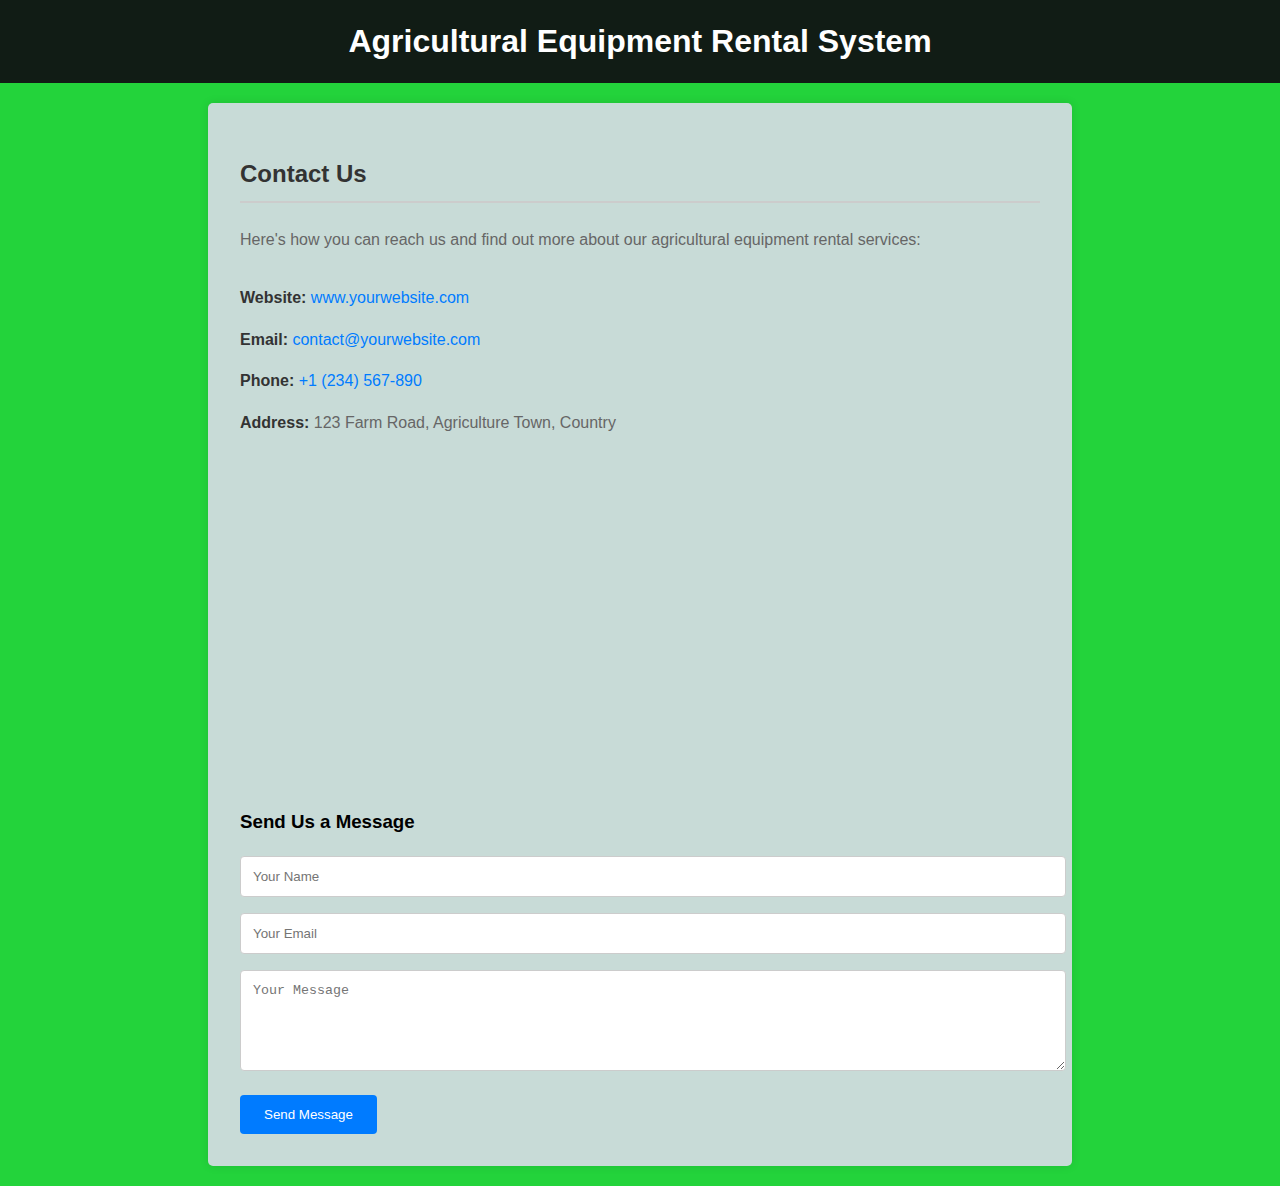
<file: contact.html>
<!DOCTYPE html>
<html lang="en">
<head>
    <meta charset="UTF-8">
    <meta name="viewport" content="width=device-width, initial-scale=1.0">
    <title>Agricultural Equipment Rental System - Contact Us</title>
    
    <style>
        body {
            font-family: Arial, sans-serif;
            line-height: 1.6;
            background-color: #23d33b;
            margin: 0;
            padding: 0;
        }
        
        /* Header styles */
        header {
            background-color: #111c15;
            color: #fff;
            text-align: center;
            padding: 1rem 0;
        }
        
        header h1 {
            margin: 0;
        }
        
        /* Main section styles */
        section {
            padding: 2rem;
            margin: 20px auto;
            background-color: #c8dbd7;
            box-shadow: 0 0 10px rgba(0,0,0,0.1);
            border-radius: 5px;
            max-width: 800px;
        }
        
        section h2 {
            color: #333;
            border-bottom: 2px solid #ccc;
            padding-bottom: 0.5rem;
            margin-bottom: 1.5rem;
        }
        
        section p {
            color: #666;
        }
        
        /* Contact section styles */
        #contact .contact-info {
            margin-top: 1.5rem;
        }
        
        #contact .contact-info p {
            margin: 0;
            padding: 0.5rem 0;
        }
        
        #contact .contact-info strong {
            color: #333;
        }
        
        #contact .contact-info a {
            color: #007bff;
            text-decoration: none;
        }
        
        #contact .contact-info a:hover {
            text-decoration: underline;
        }
        
        /* Contact form styles */
        .contact-form {
            margin-top: 2rem;
        }
        
        .contact-form input,
        .contact-form textarea {
            width: 100%;
            padding: 0.75rem;
            margin-bottom: 1rem;
            border: 1px solid #ccc;
            border-radius: 4px;
        }
        
        .contact-form button {
            padding: 0.75rem 1.5rem;
            border: none;
            background-color: #007bff;
            color: #fff;
            border-radius: 4px;
            cursor: pointer;
        }
        
        .contact-form button:hover {
            background-color: #0056b3;
        }
        
        /* Map styles */
        #map {
            height: 300px;
            width: 100%;
            margin-top: 2rem;
        }
    </style>
</head>
<body>
    <header>
        <h1>Agricultural Equipment Rental System</h1>
    </header>
    
    <section id="contact">
        <h2>Contact Us</h2>
        <p>Here's how you can reach us and find out more about our agricultural equipment rental services:</p>
        
        <div class="contact-info">
            <p><strong>Website:</strong> <a href="http://www.yourwebsite.com">www.yourwebsite.com</a></p>
            <p><strong>Email:</strong> <a href="mailto:contact@yourwebsite.com">contact@yourwebsite.com</a></p>
            <p><strong>Phone:</strong> <a href="tel:+1234567890">+1 (234) 567-890</a></p>
            <p><strong>Address:</strong> 123 Farm Road, Agriculture Town, Country</p>
        </div>

        <div id="map"></div>

        <div class="contact-form">
            <h3>Send Us a Message</h3>
            <form action="submit_form.php" method="post">
                <input type="text" name="name" placeholder="Your Name" required>
                <input type="email" name="email" placeholder="Your Email" required>
                <textarea name="message" placeholder="Your Message" rows="5" required></textarea>
                <button type="submit">Send Message</button>
            </form>
        </div>
    </section>
    
    <!-- Google Maps API -->
    <script>
        function initMap() {
            var location
        }
</file>
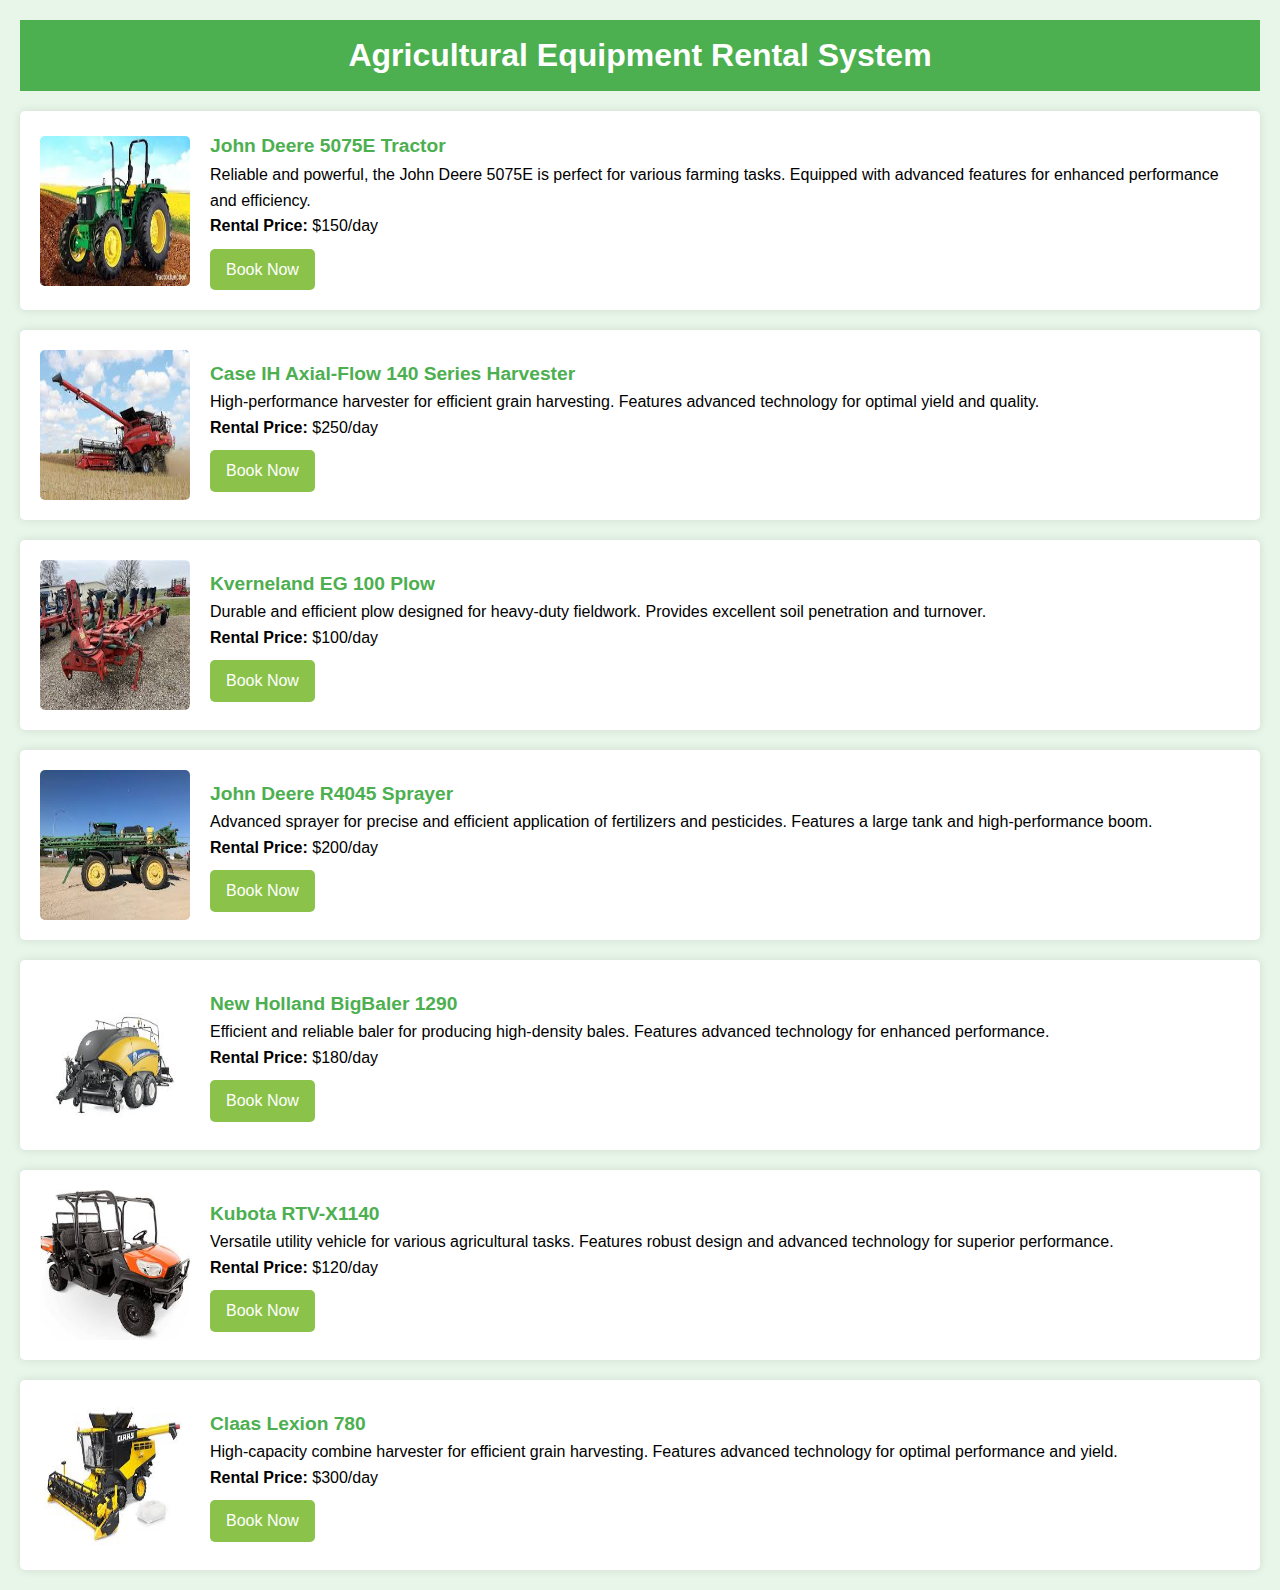
<file: Rental Equipment.html>
<!DOCTYPE html>
<html lang="en">
<head>
    <meta charset="UTF-8">
    <meta name="viewport" content="width=device-width, initial-scale=1.0">
    <title>Agricultural Equipment Products</title>
    <link href="rentalshowstyle.css" rel="stylesheet">
    <script src="rental.js"></script>
</head>
<body>
    <header>
        <h1>Agricultural Equipment Rental System</h1>
    </header>

    <article>
        <div class="equipment">
            <img src="assets/img/john deere 75 hp tractor.jpeg" alt="Tractor" class="CarShow" title="Tractor" onclick="openModal(this.src)">
            <div class="equipment-details">
                <strong class="cartitle">John Deere 5075E Tractor</strong><br>
                <p>Reliable and powerful, the John Deere 5075E is perfect for various farming tasks. Equipped with advanced features for enhanced performance and efficiency.</p>
                <p><strong>Rental Price:</strong> $150/day</p>
                <a class="button" href="rent/rental details.html" target="new_window">Book Now</a>
            </div>
        </div>

        <div class="equipment">
            <img src="assets/img/Case IH Axial-Flow 140 Series Harvester.jpeg" alt="Harvester" class="CarShow" title="Harvester" onclick="openModal(this.src)">
            <div class="equipment-details">
                <strong class="cartitle">Case IH Axial-Flow 140 Series Harvester</strong><br>
                <p>High-performance harvester for efficient grain harvesting. Features advanced technology for optimal yield and quality.</p>
                <p><strong>Rental Price:</strong> $250/day</p>
                <a class="button" href="rental details.html" target="new_window">Book Now</a>
            </div>
        </div>

        <div class="equipment">
            <img src="assets/img/Kverneland EG 100 Plow.jpeg" alt="Plow" class="CarShow" title="Plow" onclick="openModal(this.src)">
            <div class="equipment-details">
                <strong class="cartitle">Kverneland EG 100 Plow</strong><br>
                <p>Durable and efficient plow designed for heavy-duty fieldwork. Provides excellent soil penetration and turnover.</p>
                <p><strong>Rental Price:</strong> $100/day</p>
                <a class="button" href="rental details.html" target="new_window">Book Now</a>
            </div>
        </div>

        <div class="equipment">
            <img src="assets/img/John Deere R4045 Sprayer.jpeg" alt="Sprayer" class="CarShow" title="Sprayer" onclick="openModal(this.src)">
            <div class="equipment-details">
                <strong class="cartitle">John Deere R4045 Sprayer</strong><br>
                <p>Advanced sprayer for precise and efficient application of fertilizers and pesticides. Features a large tank and high-performance boom.</p>
                <p><strong>Rental Price:</strong> $200/day</p>
                <a class="button" href="rental details.html" target="new_window">Book Now</a>
            </div>
        </div>
        <div class="equipment">
            <img src="assets/img/New Holland BigBaler 1290.jpeg" alt="Baler" class="CarShow" title="Baler" onclick="openModal(this.src)">
            <div class="equipment-details">
                <strong class="cartitle">New Holland BigBaler 1290</strong><br>
                <p>Efficient and reliable baler for producing high-density bales. Features advanced technology for enhanced performance.</p>
                <p><strong>Rental Price:</strong> $180/day</p>
                <a class="button" href="rental details.html" target="new_window">Book Now</a>
            </div>
        </div>

        <div class="equipment">
            <img src="assets/img/Kubota RTV-X1140.jpeg" alt="Utility Vehicle" class="CarShow" title="Utility Vehicle" onclick="openModal(this.src)">
            <div class="equipment-details">
                <strong class="cartitle">Kubota RTV-X1140</strong><br>
                <p>Versatile utility vehicle for various agricultural tasks. Features robust design and advanced technology for superior performance.</p>
                <p><strong>Rental Price:</strong> $120/day</p>
                <a class="button" href="rental details.html" target="new_window">Book Now</a>
            </div>
        </div>

        <div class="equipment">
            <img src="assets/img/Claas Lexion 780.jpeg" alt="Combine Harvester" class="CarShow" title="Combine Harvester" onclick="openModal(this.src)">
            <div class="equipment-details">
                <strong class="cartitle">Claas Lexion 780</strong><br>
                <p>High-capacity combine harvester for efficient grain harvesting. Features advanced technology for optimal performance and yield.</p>
                <p><strong>Rental Price:</strong> $300/day</p>
                <a class="button" href="rental details.html" target="new_window">Book Now</a>
            </div>
        </div>
    </article>

    <!-- Modal for zooming images -->
    <div id="imageModal" class="modal" onclick="closeModal()">
        <span class="close">&times;</span>
        <img class="modal-content" id="zoomedImage">
    </div>

   
</body>
</html>
</file>
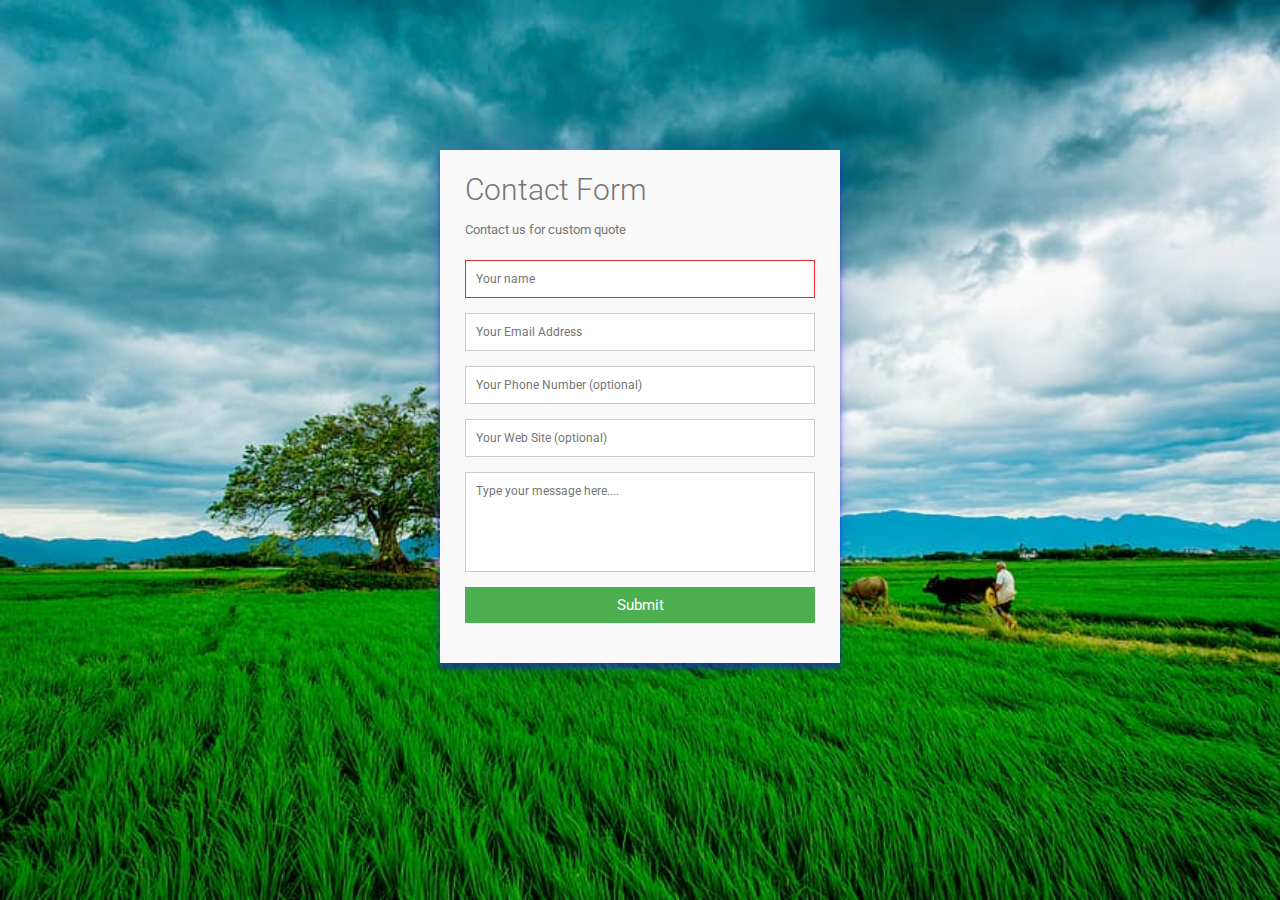
<file: contact/form.html>
<html>
    <head>
        <link rel="stylesheet" href="form.css">
        
    </head>
    <body>
        
    <div class="container">  
        <form id="contact" action="add.php" method="post">
          <h3> Contact Form</h3>
          <h4>Contact us for custom quote</h4>
          <fieldset>
            <input placeholder="Your name" type="text" name="name"  tabindex="1" required autofocus>
          </fieldset>
          <fieldset>
            <input placeholder="Your Email Address" type="email"  name="email" tabindex="2" required>
          </fieldset>
          <fieldset>
            <input placeholder="Your Phone Number (optional)" type="tel"  name="mobile" tabindex="3" required>
          </fieldset>
          <fieldset>
            <input placeholder="Your Web Site (optional)" type="url" name="url" stabindex="4" required>
          </fieldset>
          <fieldset>
            <textarea placeholder="Type your message here...." name="msg" tabindex="5" required></textarea>
          </fieldset>
          <fieldset>
            <button name="Submit" type="submit" id="contact-submit" data-submit="...Sending">Submit</button>
          </fieldset>
         
        </form>
      </div>
        
    </body> 
</html>
</file>
<file: contact/form.css>
@import url(https://fonts.googleapis.com/css?family=Roboto:400,300,600,400italic);


* {
  margin: 0;
  padding: 0;
  box-sizing: border-box;
 
}

body {
  font-family: "Roboto", Helvetica, Arial, sans-serif;
  font-weight: 100;
  font-size: 12px;
  line-height: 30px;
  color: #777;
  background-image:url("bg1.jpeg");
    background-repeat:no-repeat repeat;
    background-size: cover;
}

.container {
  max-width: 400px;
  width: 100%;
  margin: 0 auto;
  position: relative;
}

#contact input[type="text"],
#contact input[type="email"],
#contact input[type="tel"],
#contact input[type="url"],
#contact textarea,
#contact button[type="submit"] {
  font: 400 12px/16px "Roboto", Helvetica, Arial, sans-serif;
}

#contact {
  background: #F9F9F9;
  padding: 25px;
  margin: 150px 0;
  box-shadow: 0 0 20px 0 rgba(72, 38, 226, 0.2), 0 5px 5px 0 rgba(26, 22, 221, 0.603);
}

#contact h3 {
  display: block;
  font-size: 30px;
  font-weight: 300;
  margin-bottom: 10px;
}

#contact h4 {
  margin: 5px 0 15px;
  display: block;
  font-size: 13px;
  font-weight: 400;
}

fieldset {
  border: medium none !important;
  margin: 0 0 10px;
  min-width: 100%;
  padding: 0;
  width: 100%;
}

#contact input[type="text"],
#contact input[type="email"],
#contact input[type="tel"],
#contact input[type="url"],
#contact textarea {
  width: 100%;
  border: 1px solid #ccc;
  background: #FFF;
  margin: 0 0 5px;
  padding: 10px;
}

#contact input[type="text"]:hover,
#contact input[type="email"]:hover,
#contact input[type="tel"]:hover,
#contact input[type="url"]:hover,
#contact textarea:hover {
  
  transition: border-color 0.3s ease-in-out;
  border: 5px solid green;
}

#contact textarea {
  height: 100px;
  max-width: 100%;
  resize: none;
}

#contact button[type="submit"] {
  cursor: pointer;
  width: 100%;
  border: none;
  background: #4CAF50;
  color: #FFF;
  margin: 0 0 5px;
  padding: 10px;
  font-size: 15px;
}

#contact button[type="submit"]:hover {
  background: #43A047;
  
}


.copyright {
  text-align: center;
}

#contact input:focus,
#contact textarea:focus {
  outline: 0;
  border: 1px solid #e02e2e;
}
</file>
<file: rentalshowstyle.css>
/* Reset default margin and padding */
body, h1, h2, p {
    margin: 0;
    padding: 0;
}

/* Global styles */
body {
    font-family: Arial, sans-serif;
    line-height: 1.6;
    background-color: #e8f5e9; /* Light green background */
    margin: 0;
    padding: 20px;
}

/* Header styles */
header {
    background-color: #4CAF50; /* Green for agriculture */
    color: #fff;
    text-align: center;
    padding: 10px 0;
    margin-bottom: 20px;
}

header h1 {
    margin: 0;
}

/* Article container */
article {
    display: flex;
    flex-direction: column; /* Linear display */
    gap: 20px;
}

/* Individual product styles */
.equipment {
    background-color: #fff;
    padding: 20px;
    border-radius: 5px;
    box-shadow: 0 0 10px rgba(0,0,0,0.1);
    flex: 1 0 100%; /* Full width */
    display: flex;
    align-items: center;
}

.equipment img {
    width: 150px;
    height: 150px;
    border-radius: 5px;
    margin-right: 20px;
    cursor: pointer;
}

.equipment-details {
    flex: 1;
}

.cartitle {
    font-size: 1.2rem;
    color: #4CAF50; /* Green for agriculture */
}

.button {
    display: inline-block;
    padding: 8px 16px;
    background-color: #8BC34A; /* Light green button */
    color: #fff;
    text-decoration: none;
    border-radius: 5px;
    margin-top: 10px;
}

.button:hover {
    background-color: #7cb342; /* Slightly darker green on hover */
}

/* Modal styles */
.modal {
    display: none;
    position: fixed;
    z-index: 1;
    left: 0;
    top: 0;
    width: 100%;
    height: 100%;
    overflow: auto;
    background-color: rgb(0,0,0);
    background-color: rgba(0,0,0,0.9);
}

.modal-content {
    margin: auto;
    display: block;
    width: 80%;
    max-width: 700px;
}

.close {
    position: absolute;
    top: 15px;
    right: 35px;
    color: #fff;
    font-size: 40px;
    font-weight: bold;
    transition: 0.3s;
}

.close:hover,
.close:focus {
    color: #bbb;
    text-decoration: none;
    cursor: pointer;
}
</file>
